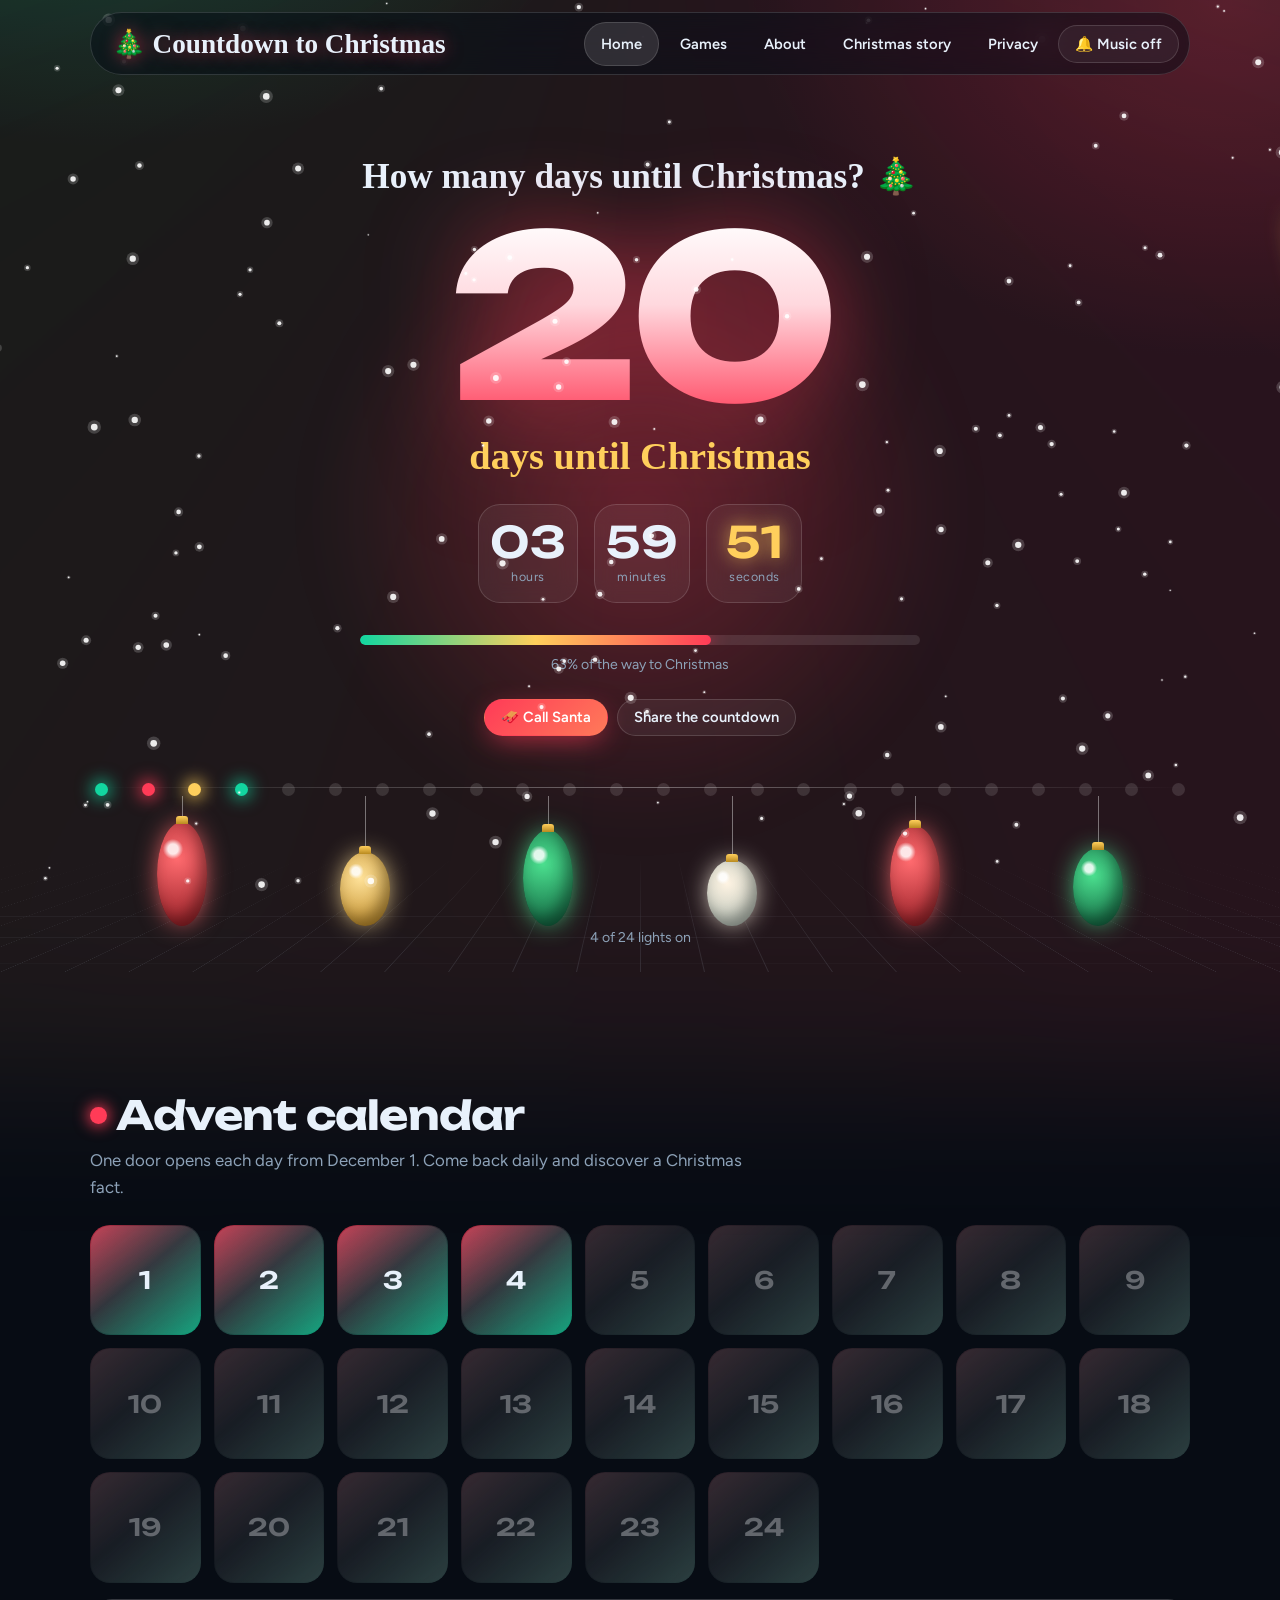
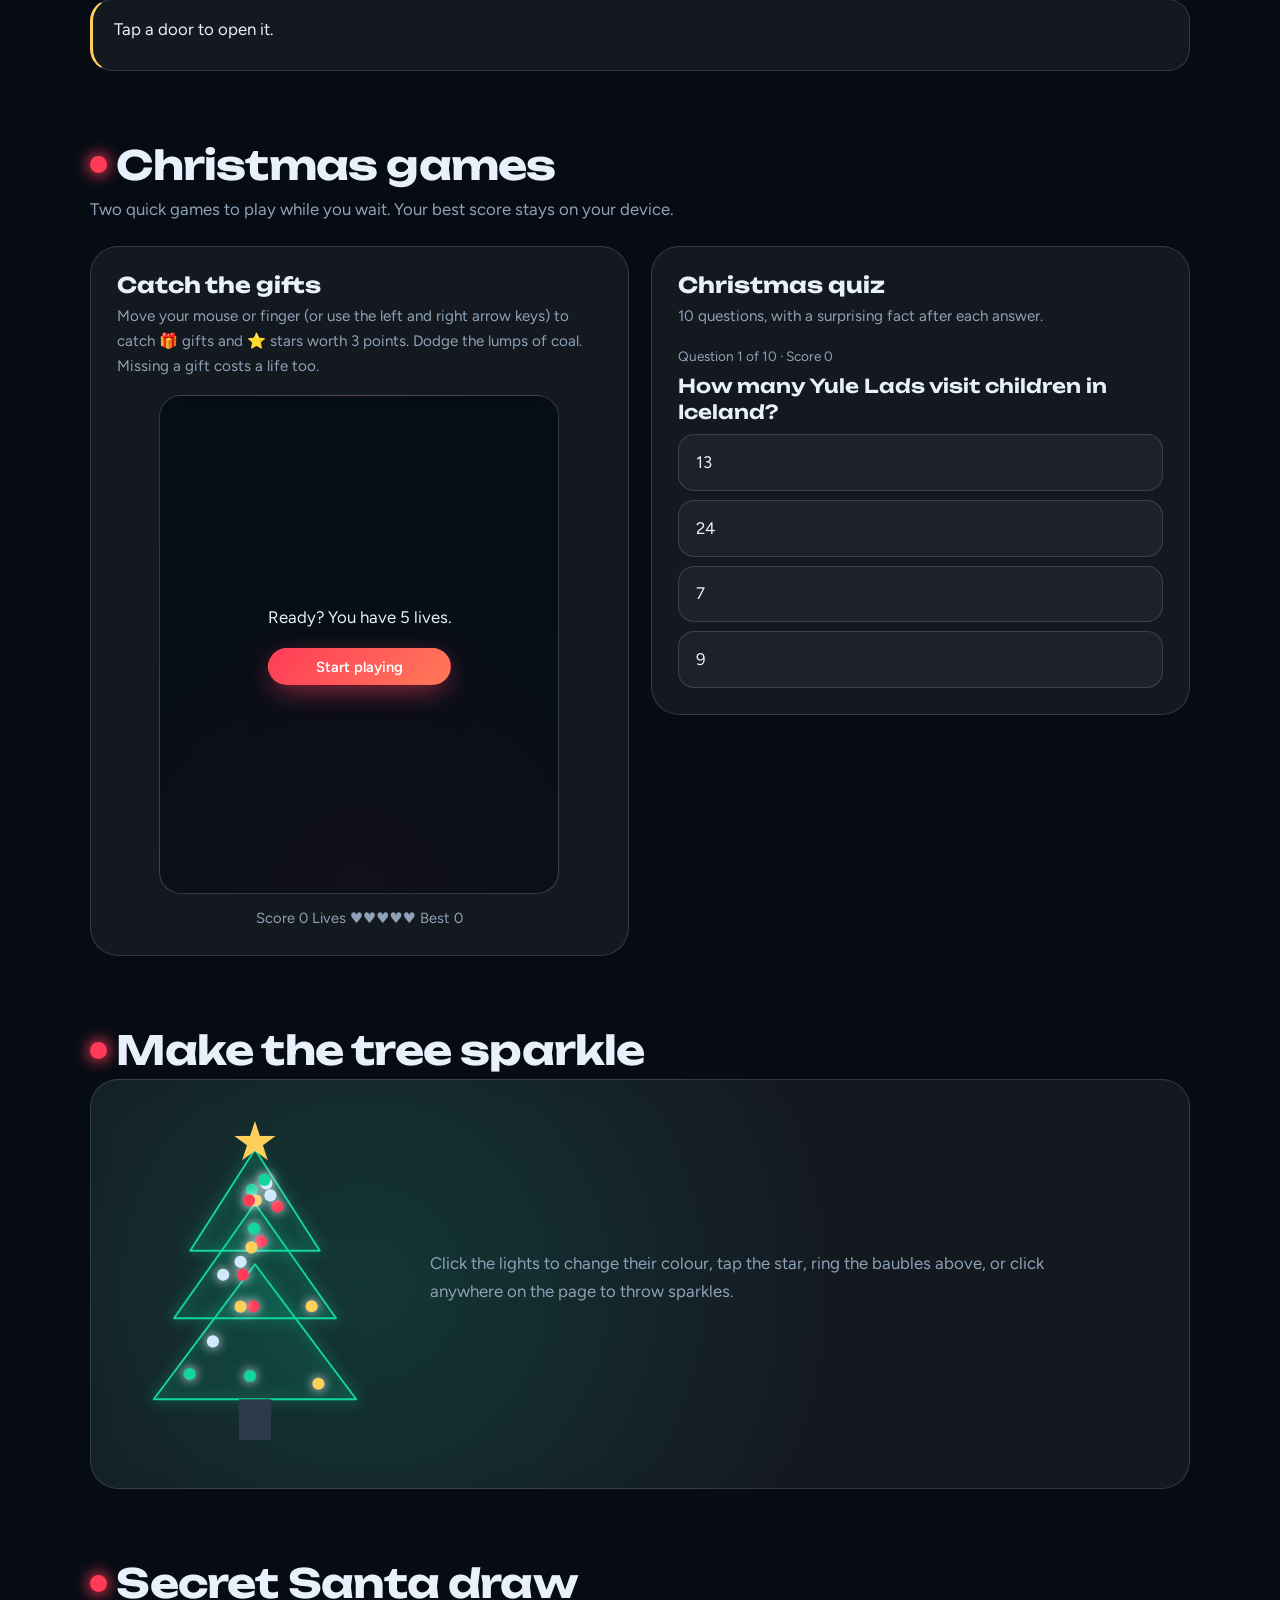
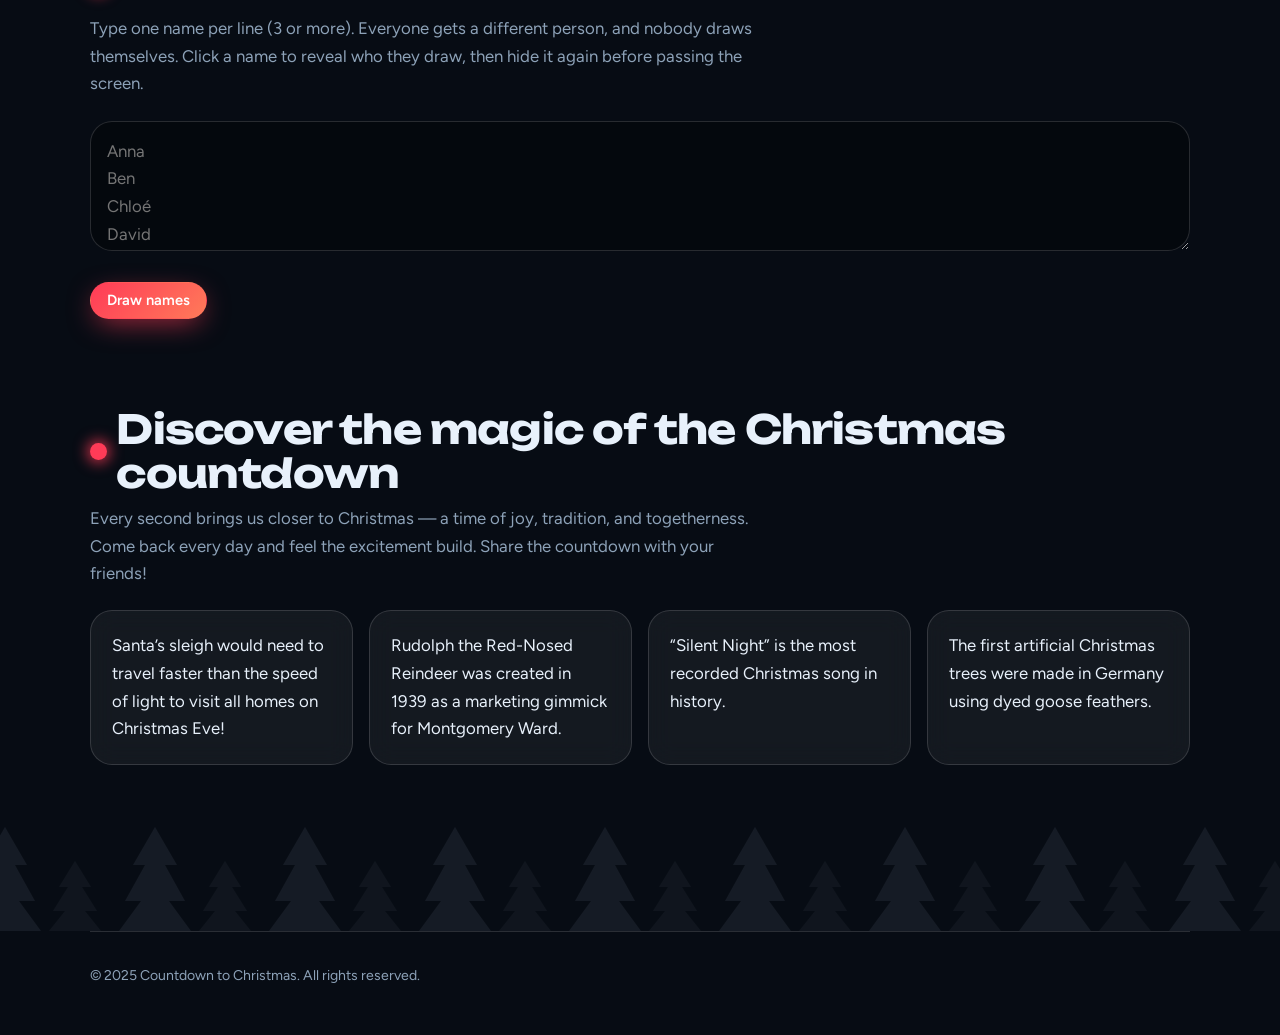
<file: index.html>
<!DOCTYPE html>
<html lang="en"><head><meta charset="utf-8"><meta name="viewport" content="width=device-width, initial-scale=1">
<title>How Many Days Until Christmas? | Live Countdown Clock</title><meta name="description" content="Wondering how many days until Christmas? Find out now with our real-time Christmas countdown clock, complete with festive music and snowfall effects!"><meta name="keywords" content="how many days until Christmas, Christmas countdown, holiday timer, xmas clock, Christmas music timer">
<link rel="canonical" href="https://countdowntoxmas.com/">
<meta property="og:type" content="website"><meta property="og:site_name" content="Countdown to Christmas"><meta property="og:locale" content="en_US">
<meta property="og:title" content="How Many Days Until Christmas? | Live Countdown Clock"><meta property="og:description" content="Wondering how many days until Christmas? Find out now with our real-time Christmas countdown clock, complete with festive music and snowfall effects!"><meta property="og:url" content="https://countdowntoxmas.com/"><meta property="og:image" content="https://countdowntoxmas.com/images/og-home.jpg">
<meta name="twitter:card" content="summary_large_image"><meta name="twitter:title" content="How Many Days Until Christmas? | Live Countdown Clock"><meta name="twitter:description" content="Wondering how many days until Christmas? Find out now with our real-time Christmas countdown clock, complete with festive music and snowfall effects!"><meta name="twitter:image" content="https://countdowntoxmas.com/images/og-home.jpg">
<link rel="preconnect" href="https://fonts.googleapis.com"><link rel="preconnect" href="https://fonts.gstatic.com" crossorigin>
<link href="https://fonts.googleapis.com/css2?family=Figtree:wght@400;600&family=Mountains+of+Christmas:wght@700&family=Unbounded:wght@600;700;800&display=swap" rel="stylesheet">
<link rel="stylesheet" href="style.css?v=2"></head><body>
<canvas id="snow" aria-hidden="true"></canvas>
<header><a class="logo" href="index.html">🎄 Countdown to Christmas</a>
<nav aria-label="Main"><a href="index.html" aria-current="page">Home</a><a href="index.html#games">Games</a><a href="about.html">About</a><a href="story.html">Christmas story</a><a href="privacy.html">Privacy</a><button class="btn" id="music" aria-pressed="false">🔔 Music off</button></nav></header>
<main>
<section class="hero"><h1>How many days until Christmas? 🎄</h1>
<div class="days"><span id="d">0</span><small id="lbl">days until Christmas</small></div>
<div class="clock"><div><b id="h">00</b><span>hours</span></div><div><b id="m">00</b><span>minutes</span></div><div><b id="s">00</b><span>seconds</span></div></div>
<div class="season"><div class="track"><div id="bar"></div></div><p id="pct"></p></div>
<div class="row"><button class="btn solid" id="fly">🛷 Call Santa</button><button class="btn" id="share">Share the countdown</button></div>
<div class="garland" id="garland" aria-hidden="true"></div>
<div class="baubles">
<button class="bauble" style="--len:26px;--b1:#ff6b6f;--b2:#8f1a21" aria-label="Ring a bauble"></button>
<button class="bauble" style="--len:56px;--b1:#ffe29a;--b2:#b9821a" aria-label="Ring a bauble"></button>
<button class="bauble" style="--len:34px;--b1:#4be08f;--b2:#0d5a3a" aria-label="Ring a bauble"></button>
<button class="bauble" style="--len:64px;--b1:#fff4e3;--b2:#a9b7ae" aria-label="Ring a bauble"></button>
<button class="bauble" style="--len:30px;--b1:#ff6b6f;--b2:#8f1a21" aria-label="Ring a bauble"></button>
<button class="bauble" style="--len:52px;--b1:#4be08f;--b2:#0d5a3a" aria-label="Ring a bauble"></button></div>
<p class="cap" id="cap"></p></section>
<section><h2>Advent calendar</h2><p class="lead">One door opens each day from December 1. Come back daily and discover a Christmas fact.</p>
<div class="advent" id="advent"></div><div class="reveal" id="reveal" role="status">Tap a door to open it.</div></section>
<section id="games"><h2>Christmas games</h2><p class="lead">Two quick games to play while you wait. Your best score stays on your device.</p>
<div class="games">
<div class="card"><h3>Catch the gifts</h3><p class="lead">Move your mouse or finger (or use the left and right arrow keys) to catch 🎁 gifts and ⭐ stars worth 3 points. Dodge the lumps of coal. Missing a gift costs a life too.</p>
<div class="arena"><canvas id="gift" tabindex="0" aria-label="Catch the gifts game"></canvas><div class="ov" id="gov"><p id="got">Ready? You have 5 lives.</p><button class="btn solid" id="gbtn">Start playing</button></div></div><p class="hud" id="ghud" aria-live="off"></p></div>
<div class="card"><h3>Christmas quiz</h3><p class="lead">10 questions, with a surprising fact after each answer.</p><div id="quiz" aria-live="polite"></div></div>
</div></section>
<section><h2>Make the tree sparkle</h2><div class="stage">
<svg class="tree" viewBox="0 0 200 260" role="img" aria-label="Christmas tree with lights you can click"><polygon fill="#157a4f" points="100,30 148,105 52,105"/><polygon fill="#11663f" points="100,70 160,155 40,155"/><polygon fill="#0d5333" points="100,115 175,215 25,215"/><rect x="88" y="215" width="24" height="30" fill="#5a3a22"/><text id="star" class="star" x="100" y="38" font-size="40" text-anchor="middle" style="cursor:pointer">★</text><g id="lights"></g></svg>
<p class="lead">Click the lights to change their colour, tap the star, ring the baubles above, or click anywhere on the page to throw sparkles.</p></div></section>
<section><h2>Secret Santa draw</h2><p class="lead">Type one name per line (3 or more). Everyone gets a different person, and nobody draws themselves. Click a name to reveal who they draw, then hide it again before passing the screen.</p>
<textarea id="names" aria-label="Names, one per line" placeholder="Anna&#10;Ben&#10;Chloé&#10;David"></textarea>
<div class="row" style="justify-content:flex-start"><button class="btn solid" id="draw">Draw names</button></div><div class="pairs" id="pairs"></div></section>
<section><h2>Discover the magic of the Christmas countdown</h2><p class="lead">Every second brings us closer to Christmas — a time of joy, tradition, and togetherness. Come back every day and feel the excitement build. Share the countdown with your friends!</p>
<div class="facts"><p>Santa’s sleigh would need to travel faster than the speed of light to visit all homes on Christmas Eve!</p><p>Rudolph the Red-Nosed Reindeer was created in 1939 as a marketing gimmick for Montgomery Ward.</p><p>“Silent Night” is the most recorded Christmas song in history.</p><p>The first artificial Christmas trees were made in Germany using dyed goose feathers.</p></div></section></main>
<div class="forest" aria-hidden="true"></div><div id="santa" aria-hidden="true">🦌🦌🛷</div>
<footer>© 2025 Countdown to Christmas. All rights reserved.</footer><script src="script.js?v=2"></script></body></html>
</file>
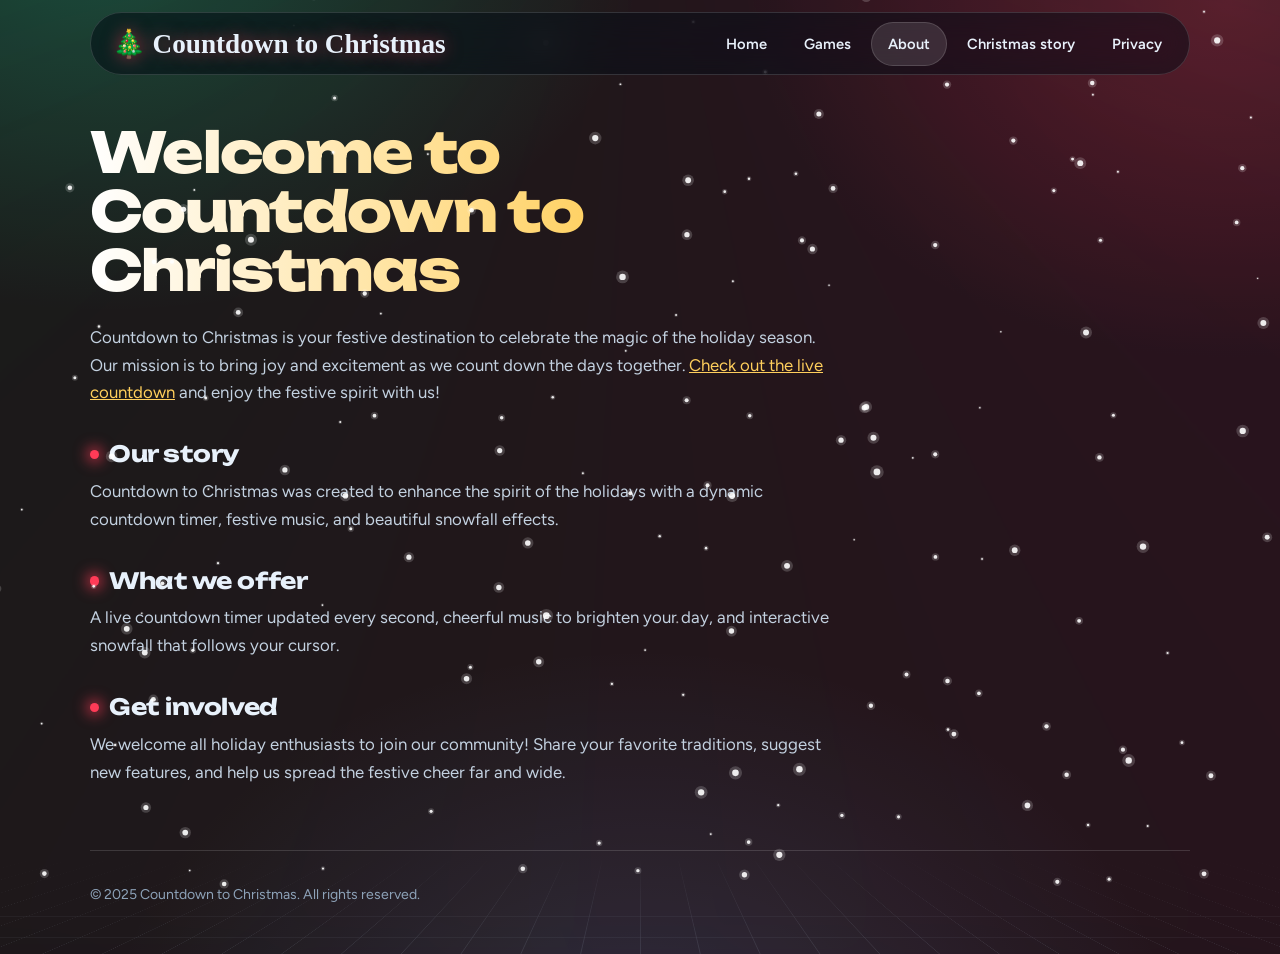
<file: about.html>
<!DOCTYPE html>
<html lang="en"><head><meta charset="utf-8"><meta name="viewport" content="width=device-width, initial-scale=1">
<title>About | Countdown to Christmas</title><meta name="description" content="Learn more about Countdown to Christmas, our mission, and features. Join us in celebrating the festive season with a joyful countdown."><meta name="keywords" content="how many days until Christmas, Christmas countdown, about, festive clock, mission">
<link rel="canonical" href="https://countdowntoxmas.com/about.html">
<meta property="og:type" content="website"><meta property="og:site_name" content="Countdown to Christmas"><meta property="og:locale" content="en_US">
<meta property="og:title" content="About | Countdown to Christmas"><meta property="og:description" content="Learn more about Countdown to Christmas, our mission, and features. Join us in celebrating the festive season with a joyful countdown."><meta property="og:url" content="https://countdowntoxmas.com/about.html"><meta property="og:image" content="https://countdowntoxmas.com/images/og-about.jpg">
<meta name="twitter:card" content="summary_large_image"><meta name="twitter:title" content="About | Countdown to Christmas"><meta name="twitter:description" content="Learn more about Countdown to Christmas, our mission, and features. Join us in celebrating the festive season with a joyful countdown."><meta name="twitter:image" content="https://countdowntoxmas.com/images/og-about.jpg">
<link rel="preconnect" href="https://fonts.googleapis.com"><link rel="preconnect" href="https://fonts.gstatic.com" crossorigin>
<link href="https://fonts.googleapis.com/css2?family=Figtree:wght@400;600&family=Mountains+of+Christmas:wght@700&family=Unbounded:wght@600;700;800&display=swap" rel="stylesheet">
<link rel="stylesheet" href="style.css?v=2"></head><body>
<canvas id="snow" aria-hidden="true"></canvas>
<header><a class="logo" href="index.html">🎄 Countdown to Christmas</a>
<nav aria-label="Main"><a href="index.html">Home</a><a href="index.html#games">Games</a><a href="about.html" aria-current="page">About</a><a href="story.html">Christmas story</a><a href="privacy.html">Privacy</a></nav></header>
<main><article><h1>Welcome to Countdown to Christmas</h1>
<p>Countdown to Christmas is your festive destination to celebrate the magic of the holiday season. Our mission is to bring joy and excitement as we count down the days together. <a href="index.html">Check out the live countdown</a> and enjoy the festive spirit with us!</p>
<h2>Our story</h2><p>Countdown to Christmas was created to enhance the spirit of the holidays with a dynamic countdown timer, festive music, and beautiful snowfall effects.</p>
<h2>What we offer</h2><p>A live countdown timer updated every second, cheerful music to brighten your day, and interactive snowfall that follows your cursor.</p>
<h2>Get involved</h2><p>We welcome all holiday enthusiasts to join our community! Share your favorite traditions, suggest new features, and help us spread the festive cheer far and wide.</p></article></main><footer>© 2025 Countdown to Christmas. All rights reserved.</footer><script src="script.js?v=2"></script></body></html>
</file>
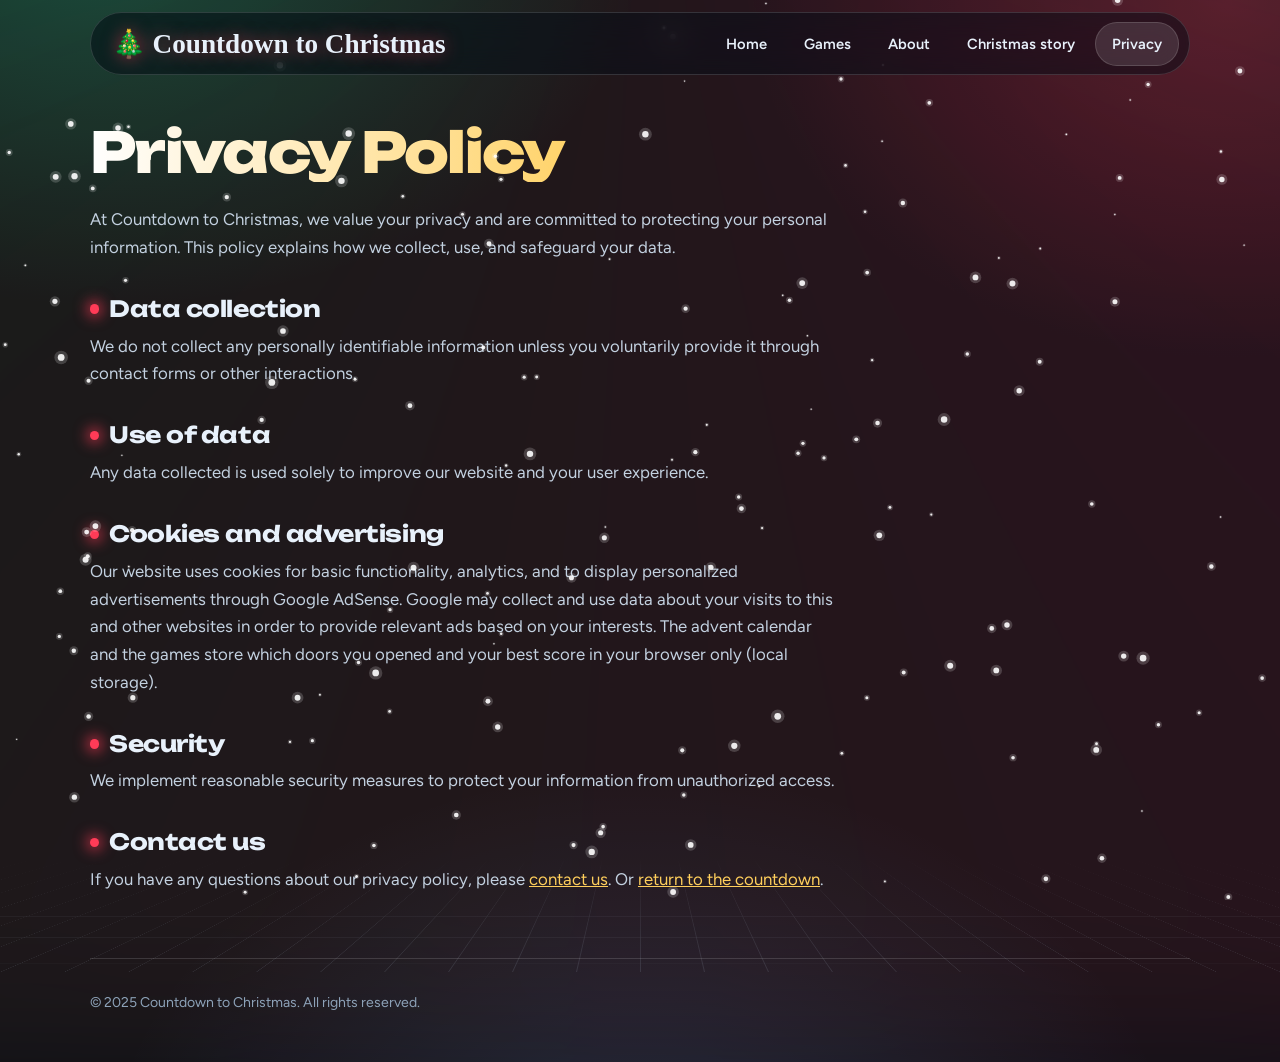
<file: privacy.html>
<!DOCTYPE html>
<html lang="en"><head><meta charset="utf-8"><meta name="viewport" content="width=device-width, initial-scale=1">
<title>Privacy Policy | Countdown to Christmas</title><meta name="description" content="Read the privacy policy of Countdown to Christmas, explaining how your data is protected and used responsibly."><meta name="keywords" content="privacy policy, data protection, cookies, user rights">
<link rel="canonical" href="https://countdowntoxmas.com/privacy.html">
<meta property="og:type" content="website"><meta property="og:site_name" content="Countdown to Christmas"><meta property="og:locale" content="en_US">
<meta property="og:title" content="Privacy Policy | Countdown to Christmas"><meta property="og:description" content="Read the privacy policy of Countdown to Christmas, explaining how your data is protected and used responsibly."><meta property="og:url" content="https://countdowntoxmas.com/privacy.html"><meta property="og:image" content="https://countdowntoxmas.com/images/og-privacy.jpg">
<meta name="twitter:card" content="summary_large_image"><meta name="twitter:title" content="Privacy Policy | Countdown to Christmas"><meta name="twitter:description" content="Read the privacy policy of Countdown to Christmas, explaining how your data is protected and used responsibly."><meta name="twitter:image" content="https://countdowntoxmas.com/images/og-privacy.jpg">
<link rel="preconnect" href="https://fonts.googleapis.com"><link rel="preconnect" href="https://fonts.gstatic.com" crossorigin>
<link href="https://fonts.googleapis.com/css2?family=Figtree:wght@400;600&family=Mountains+of+Christmas:wght@700&family=Unbounded:wght@600;700;800&display=swap" rel="stylesheet">
<link rel="stylesheet" href="style.css?v=2"></head><body>
<canvas id="snow" aria-hidden="true"></canvas>
<header><a class="logo" href="index.html">🎄 Countdown to Christmas</a>
<nav aria-label="Main"><a href="index.html">Home</a><a href="index.html#games">Games</a><a href="about.html">About</a><a href="story.html">Christmas story</a><a href="privacy.html" aria-current="page">Privacy</a></nav></header>
<main><article><h1>Privacy Policy</h1>
<p>At Countdown to Christmas, we value your privacy and are committed to protecting your personal information. This policy explains how we collect, use, and safeguard your data.</p>
<h2>Data collection</h2><p>We do not collect any personally identifiable information unless you voluntarily provide it through contact forms or other interactions.</p>
<h2>Use of data</h2><p>Any data collected is used solely to improve our website and your user experience.</p>
<h2>Cookies and advertising</h2><p>Our website uses cookies for basic functionality, analytics, and to display personalized advertisements through Google AdSense. Google may collect and use data about your visits to this and other websites in order to provide relevant ads based on your interests. The advent calendar and the games store which doors you opened and your best score in your browser only (local storage).</p>
<h2>Security</h2><p>We implement reasonable security measures to protect your information from unauthorized access.</p>
<h2>Contact us</h2><p>If you have any questions about our privacy policy, please <a href="about.html">contact us</a>. Or <a href="index.html">return to the countdown</a>.</p></article></main><footer>© 2025 Countdown to Christmas. All rights reserved.</footer><script src="script.js?v=2"></script></body></html>
</file>
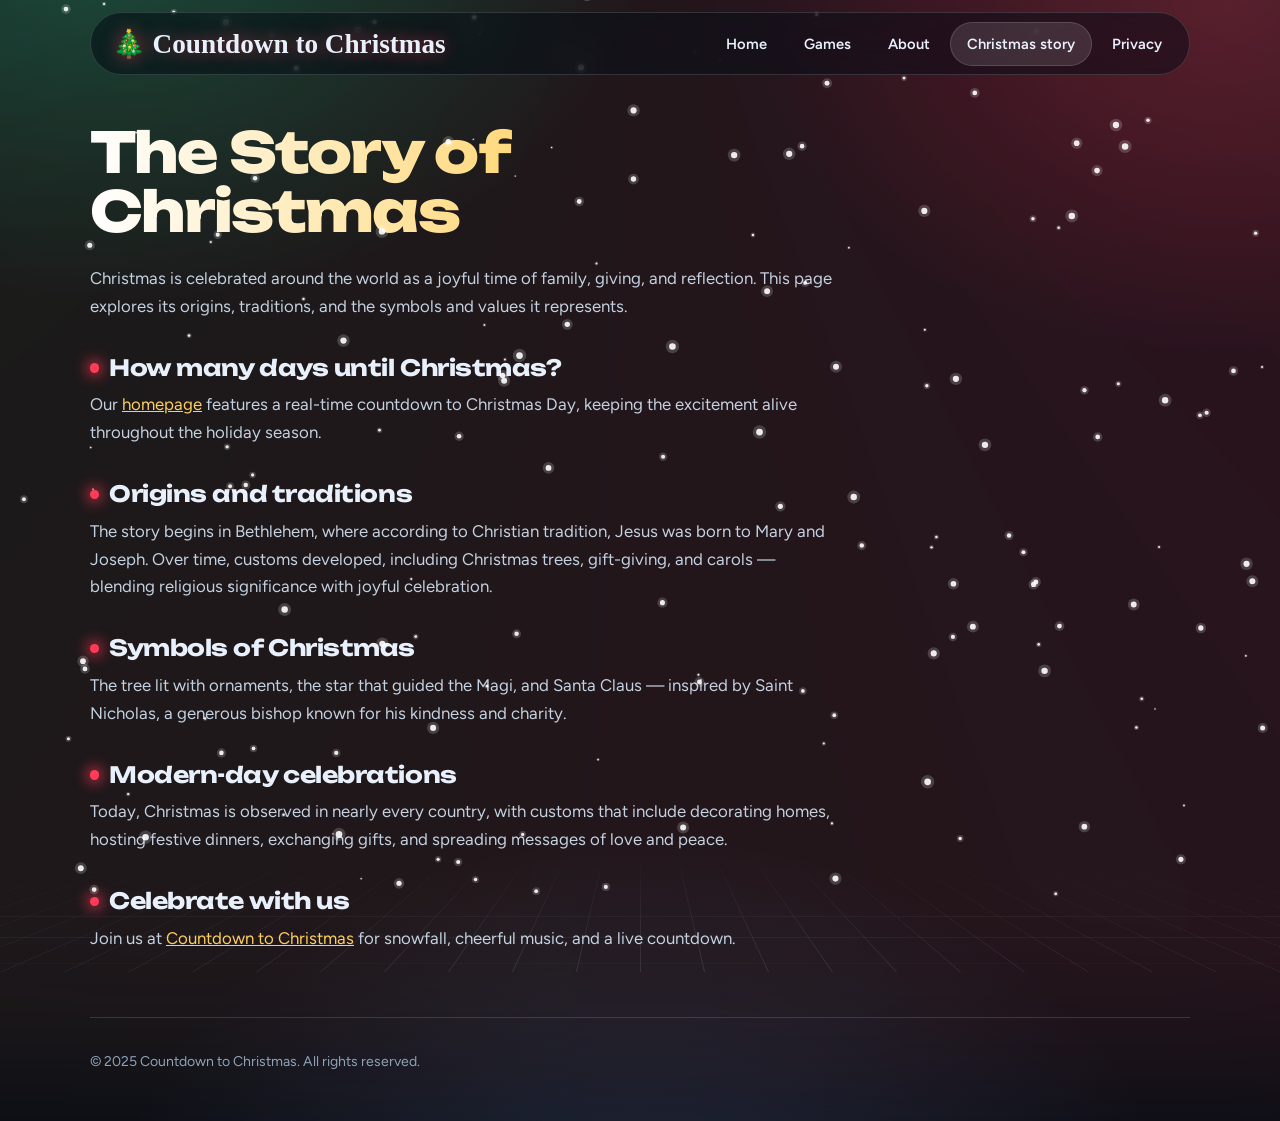
<file: story.html>
<!DOCTYPE html>
<html lang="en"><head><meta charset="utf-8"><meta name="viewport" content="width=device-width, initial-scale=1">
<title>The Story of Christmas | History, Traditions & Meaning</title><meta name="description" content="Explore the story of Christmas — from its origins and historical roots to modern-day traditions, symbols, and celebrations around the world."><meta name="keywords" content="Christmas story, origin of Christmas, Christmas history, holiday traditions, Santa Claus, Bethlehem, nativity">
<link rel="canonical" href="https://countdowntoxmas.com/story.html">
<meta property="og:type" content="website"><meta property="og:site_name" content="Countdown to Christmas"><meta property="og:locale" content="en_US">
<meta property="og:title" content="The Story of Christmas | History, Traditions & Meaning"><meta property="og:description" content="Explore the story of Christmas — from its origins and historical roots to modern-day traditions, symbols, and celebrations around the world."><meta property="og:url" content="https://countdowntoxmas.com/story.html"><meta property="og:image" content="https://countdowntoxmas.com/images/og-story.jpg">
<meta name="twitter:card" content="summary_large_image"><meta name="twitter:title" content="The Story of Christmas | History, Traditions & Meaning"><meta name="twitter:description" content="Explore the story of Christmas — from its origins and historical roots to modern-day traditions, symbols, and celebrations around the world."><meta name="twitter:image" content="https://countdowntoxmas.com/images/og-story.jpg">
<link rel="preconnect" href="https://fonts.googleapis.com"><link rel="preconnect" href="https://fonts.gstatic.com" crossorigin>
<link href="https://fonts.googleapis.com/css2?family=Figtree:wght@400;600&family=Mountains+of+Christmas:wght@700&family=Unbounded:wght@600;700;800&display=swap" rel="stylesheet">
<link rel="stylesheet" href="style.css?v=2"></head><body>
<canvas id="snow" aria-hidden="true"></canvas>
<header><a class="logo" href="index.html">🎄 Countdown to Christmas</a>
<nav aria-label="Main"><a href="index.html">Home</a><a href="index.html#games">Games</a><a href="about.html">About</a><a href="story.html" aria-current="page">Christmas story</a><a href="privacy.html">Privacy</a></nav></header>
<main><article><h1>The Story of Christmas</h1>
<p>Christmas is celebrated around the world as a joyful time of family, giving, and reflection. This page explores its origins, traditions, and the symbols and values it represents.</p>
<h2>How many days until Christmas?</h2><p>Our <a href="index.html">homepage</a> features a real-time countdown to Christmas Day, keeping the excitement alive throughout the holiday season.</p>
<h2>Origins and traditions</h2><p>The story begins in Bethlehem, where according to Christian tradition, Jesus was born to Mary and Joseph. Over time, customs developed, including Christmas trees, gift-giving, and carols — blending religious significance with joyful celebration.</p>
<h2>Symbols of Christmas</h2><p>The tree lit with ornaments, the star that guided the Magi, and Santa Claus — inspired by Saint Nicholas, a generous bishop known for his kindness and charity.</p>
<h2>Modern-day celebrations</h2><p>Today, Christmas is observed in nearly every country, with customs that include decorating homes, hosting festive dinners, exchanging gifts, and spreading messages of love and peace.</p>
<h2>Celebrate with us</h2><p>Join us at <a href="index.html">Countdown to Christmas</a> for snowfall, cheerful music, and a live countdown.</p></article></main><footer>© 2025 Countdown to Christmas. All rights reserved.</footer><script src="script.js?v=2"></script></body></html>
</file>
<file: style.css>
/* Countdown to Christmas - design v2 futuriste */
:root{--bg:#070c14;--ice:#e8f1fb;--mute:#8da2b8;--red:#ff3b57;--red2:#c4163a;--mint:#12d6a0;--gold:#ffcf5c;--glass:rgba(255,255,255,.055);--line:rgba(255,255,255,.14);--r:22px;--d:"Unbounded","Figtree",sans-serif;--s:"Mountains of Christmas","Segoe Script",cursive}
*{box-sizing:border-box;margin:0}
html{scroll-behavior:smooth;scroll-padding-top:90px}
body{font:400 1.05rem/1.65 "Figtree",system-ui,sans-serif;color:var(--ice);min-height:100vh;overflow-x:hidden;background:radial-gradient(900px 600px at 8% -5%,rgba(18,214,160,.24),transparent 60%),radial-gradient(800px 600px at 96% 0,rgba(255,59,87,.24),transparent 60%),radial-gradient(900px 700px at 50% 112%,rgba(120,170,255,.16),transparent 60%),var(--bg)}
body::before{content:"";position:fixed;inset:-20%;z-index:0;pointer-events:none;background:conic-gradient(from 0deg at 50% 0,rgba(18,214,160,.22),rgba(255,59,87,.14),rgba(255,207,92,.08),rgba(18,214,160,.22));filter:blur(80px);animation:au 28s ease-in-out infinite alternate}
@keyframes au{to{transform:rotate(25deg) scale(1.2)}}
body::after{content:"";position:fixed;left:-50%;right:-50%;bottom:-8vh;height:52vh;z-index:0;pointer-events:none;opacity:.22;background:linear-gradient(rgba(207,233,255,.5) 1px,transparent 1px) 0 0/64px 64px,linear-gradient(90deg,rgba(207,233,255,.5) 1px,transparent 1px) 0 0/64px 64px;transform:perspective(520px) rotateX(62deg);transform-origin:50% 100%;-webkit-mask-image:linear-gradient(to top,#000,transparent 85%);mask-image:linear-gradient(to top,#000,transparent 85%)}
#snow{position:fixed;inset:0;width:100%;height:100%;pointer-events:none;z-index:4}
header,main,footer{position:relative;z-index:1;width:min(1100px,92vw);margin-inline:auto}
header{position:sticky;top:12px;z-index:20;margin-top:12px;display:flex;flex-wrap:wrap;gap:.6rem 1rem;align-items:center;justify-content:space-between;padding:.55rem .6rem .55rem 1.3rem;border-radius:99px;background:rgba(9,15,24,.6);border:1px solid var(--line);-webkit-backdrop-filter:blur(16px) saturate(1.5);backdrop-filter:blur(16px) saturate(1.5)}
.logo{font:700 1.7rem var(--s);color:var(--ice);text-decoration:none;display:flex;gap:.5rem;align-items:center;text-shadow:0 0 18px rgba(255,59,87,.6)}
nav{display:flex;gap:.2rem;flex-wrap:wrap;align-items:center}
nav a,.btn{color:var(--ice);text-decoration:none;padding:.55rem 1rem;border-radius:99px;border:1px solid transparent;font-size:.92rem;font-weight:600;background:none;cursor:pointer;font-family:inherit;transition:transform .15s,background .15s,box-shadow .2s}
nav a:hover{background:rgba(255,255,255,.09)}
nav a[aria-current]{background:rgba(255,255,255,.12);border-color:var(--line)}
.btn{background:var(--glass);border-color:var(--line)}
.btn:hover{transform:translateY(-2px);background:rgba(255,255,255,.12)}
.btn.solid,.btn[aria-pressed=true]{background:linear-gradient(135deg,var(--red),#ff7a59);border-color:transparent;color:#fff;box-shadow:0 8px 28px -6px rgba(255,59,87,.7)}
:focus-visible{outline:3px solid var(--gold);outline-offset:3px}
.hero{position:relative;padding:clamp(2.5rem,7vw,5rem) 0 1rem;text-align:center}
.hero::before{content:"";position:absolute;left:50%;top:8%;width:min(720px,92vw);aspect-ratio:1;transform:translateX(-50%);background:radial-gradient(circle,rgba(255,59,87,.3),transparent 62%);filter:blur(30px);z-index:-1}
.hero h1{font:700 clamp(1.5rem,3.4vw,2.2rem) var(--s);color:var(--ice)}
.days{margin-top:.4rem;font:800 clamp(6rem,23vw,14rem)/1 var(--d);letter-spacing:-.04em;filter:drop-shadow(0 0 44px rgba(255,59,87,.5))}
.days>span{display:inline-block;background:linear-gradient(180deg,#fff 5%,#ffd8de 45%,var(--red) 100%);-webkit-background-clip:text;background-clip:text;color:transparent}
.days small{display:block;font:700 clamp(1.5rem,4vw,2.4rem) var(--s);letter-spacing:0;color:var(--gold);margin-top:.4rem;-webkit-text-fill-color:var(--gold)}
.pop{animation:pop .35s ease-out}
@keyframes pop{40%{transform:scale(1.1)}}
.clock{display:flex;justify-content:center;gap:clamp(.5rem,2vw,1rem);margin-top:1.6rem;font-variant-numeric:tabular-nums}
.clock div{min-width:6rem;padding:.9rem .7rem;border-radius:var(--r);background:var(--glass);border:1px solid var(--line);-webkit-backdrop-filter:blur(10px);backdrop-filter:blur(10px)}
.clock b{display:inline-block;font:600 clamp(1.7rem,5.2vw,2.7rem)/1.1 var(--d)}
.clock div:last-child b{color:var(--gold);text-shadow:0 0 18px rgba(255,207,92,.7)}
.clock span{display:block;font-size:.78rem;color:var(--mute);letter-spacing:.04em}
.season{max-width:560px;margin:2rem auto 0}
.track{height:10px;border-radius:99px;background:rgba(255,255,255,.1);overflow:hidden}
#bar{height:100%;width:0;border-radius:99px;transition:width 1s;background:linear-gradient(90deg,var(--mint),var(--gold),var(--red));box-shadow:0 0 18px rgba(255,59,87,.7)}
#pct{font-size:.88rem;color:var(--mute);margin-top:.5rem}
.row{display:flex;gap:.6rem;flex-wrap:wrap;justify-content:center;margin-top:1.4rem}
.garland{display:flex;justify-content:space-between;margin:2.8rem 0 0;padding:0 .3rem;position:relative}
.garland::before{content:"";position:absolute;left:0;right:0;top:6px;height:1px;background:linear-gradient(90deg,transparent,rgba(255,255,255,.35),transparent)}
.bulb{width:clamp(7px,1.8vw,13px);aspect-ratio:1;border-radius:50%;background:rgba(255,255,255,.12);margin-top:2px;position:relative}
.bulb.on{background:var(--red);box-shadow:0 0 16px 4px rgba(255,59,87,.7);animation:bl 2.4s ease-in-out infinite alternate}
.bulb.on:nth-child(3n){background:var(--gold);box-shadow:0 0 16px 4px rgba(255,207,92,.7);animation-delay:.6s}
.bulb.on:nth-child(3n+1){background:var(--mint);box-shadow:0 0 16px 4px rgba(18,214,160,.65);animation-delay:1.2s}
@keyframes bl{from{opacity:.55}to{opacity:1}}
.baubles{display:flex;justify-content:space-around;height:130px;pointer-events:none}
.bauble{pointer-events:auto;position:relative;width:clamp(34px,5vw,50px);aspect-ratio:1;border-radius:50%;border:0;cursor:pointer;margin-top:var(--len);transform-origin:50% calc(var(--len)*-1);animation:sw 3.6s ease-in-out infinite alternate;background:radial-gradient(circle at 32% 26%,rgba(255,255,255,.85) 0 6%,transparent 12%),radial-gradient(circle at 40% 35%,var(--b1),var(--b2));box-shadow:inset -6px -8px 14px rgba(0,0,0,.35),0 0 26px -4px var(--b1)}
.bauble:nth-child(even){animation-delay:-1.4s;animation-duration:4.2s}
.bauble::before{content:"";position:absolute;left:50%;bottom:100%;width:1px;height:var(--len);background:rgba(255,255,255,.4)}
.bauble::after{content:"";position:absolute;left:50%;top:-6px;width:12px;height:8px;margin-left:-6px;background:linear-gradient(var(--gold),#b98a1f);border-radius:3px 3px 0 0}
@keyframes sw{from{transform:rotate(-5deg)}to{transform:rotate(5deg)}}
.bauble.ring{animation:ring 1.5s ease-out}
@keyframes ring{0%{transform:rotate(24deg)}25%{transform:rotate(-17deg)}50%{transform:rotate(10deg)}75%{transform:rotate(-5deg)}100%{transform:rotate(0)}}
.cap{color:var(--mute);font-size:.88rem;text-align:center;margin-bottom:3.5rem}
h2{font:700 clamp(1.6rem,3.8vw,2.5rem)/1.1 var(--d);letter-spacing:-.02em;margin-bottom:.4rem;display:flex;align-items:center;gap:.6rem}
h2::before{content:"";flex:none;width:.42em;height:.42em;border-radius:50%;background:var(--red);box-shadow:0 0 14px 3px rgba(255,59,87,.75)}
.lead{color:var(--mute);margin:.6rem 0 1.4rem;max-width:62ch}
section{margin-bottom:4.5rem}
.advent{display:grid;grid-template-columns:repeat(auto-fill,minmax(104px,1fr));gap:.8rem;margin-bottom:1rem}
.door{aspect-ratio:1;border-radius:20px;border:1px solid transparent;background:linear-gradient(160deg,rgba(255,255,255,.1),rgba(255,255,255,.03)) padding-box,linear-gradient(140deg,rgba(255,59,87,.75),rgba(255,255,255,.12) 45%,rgba(18,214,160,.75)) border-box;color:var(--ice);font:600 1.5rem var(--d);cursor:pointer;transition:transform .2s,box-shadow .25s}
.door:hover{transform:translateY(-4px);box-shadow:0 12px 30px -10px rgba(255,59,87,.7)}
.door:nth-child(even):hover{box-shadow:0 12px 30px -10px rgba(18,214,160,.7)}
.door.open{background:linear-gradient(145deg,var(--red),#ff7a59);color:#fff;box-shadow:0 10px 30px -10px rgba(255,59,87,.8)}
.door.open:nth-child(even){background:linear-gradient(145deg,var(--mint),#7be0b0);color:#032b21;box-shadow:0 10px 30px -10px rgba(18,214,160,.8)}
.door.open::after{content:"★";position:absolute;right:10px;top:6px;font-size:.85rem}
.door.locked{opacity:.4;filter:saturate(.3)}
.door.shake{animation:sh .4s}
@keyframes sh{25%{transform:translateX(-5px)}75%{transform:translateX(5px)}}
.reveal,.card,.stage,.facts p{background:var(--glass);border:1px solid var(--line);-webkit-backdrop-filter:blur(12px);backdrop-filter:blur(12px)}
.reveal{min-height:4.5rem;padding:1rem 1.3rem;border-radius:var(--r);border-left:3px solid var(--gold)}
.stage{display:grid;grid-template-columns:minmax(180px,270px) 1fr;gap:2.5rem;align-items:center;padding:1.8rem;border-radius:28px;background:radial-gradient(circle at 25% 50%,rgba(18,214,160,.16),transparent 55%),var(--glass)}
.tree{width:100%;overflow:visible}
.tree polygon{fill:rgba(18,214,160,.07);stroke:var(--mint);stroke-width:1.4;stroke-linejoin:round;filter:drop-shadow(0 0 5px rgba(18,214,160,.8))}
.tree rect{fill:#2b3b4c}
.tree .lt{cursor:pointer;animation:tw 1.8s ease-in-out infinite alternate;transform-box:fill-box;transform-origin:center;filter:drop-shadow(0 0 4px currentColor)}
@keyframes tw{from{opacity:.35;transform:scale(.8)}to{opacity:1;transform:scale(1.3)}}
.star{fill:var(--gold);animation:gl 2.4s ease-in-out infinite alternate}
@keyframes gl{from{filter:drop-shadow(0 0 3px #ffcf5c)}to{filter:drop-shadow(0 0 16px #ffcf5c)}}
textarea{width:100%;min-height:130px;border-radius:var(--r);border:1px solid var(--line);background:rgba(0,0,0,.3);color:var(--ice);padding:1rem;font:inherit;resize:vertical}
textarea:focus{border-color:var(--mint);outline:0;box-shadow:0 0 0 3px rgba(18,214,160,.25)}
.pairs{display:grid;gap:.6rem;grid-template-columns:repeat(auto-fill,minmax(200px,1fr));margin-top:1rem}
.pair{padding:.85rem 1.1rem;border-radius:16px;border:1px solid var(--line);background:var(--glass);color:var(--ice);font:inherit;cursor:pointer;text-align:left;transition:background .2s}
.pair:hover{background:rgba(255,255,255,.1)}
.pair[data-o="1"]{background:linear-gradient(135deg,var(--mint),#7be0b0);color:#032b21;font-weight:700;border-color:transparent}
.facts{display:grid;gap:1rem;grid-template-columns:repeat(auto-fit,minmax(230px,1fr))}
.facts p{padding:1.3rem;border-radius:var(--r);transition:transform .25s,border-color .25s}
.facts p:hover{transform:translateY(-4px);border-color:rgba(255,207,92,.6)}
.forest{height:110px;margin-top:-1rem;background:url("data:image/svg+xml,%3Csvg xmlns='http://www.w3.org/2000/svg' width='150' height='110'%3E%3Cpath fill='%23cfe9ff' fill-opacity='.07' d='M40 6 62 44H50L70 80H54L76 110H4L26 80H10L30 44H18z'/%3E%3Cpath fill='%23cfe9ff' fill-opacity='.045' d='M110 40 126 66H117L132 90H120L136 110H84L100 90H88L103 66H94z'/%3E%3C/svg%3E") repeat-x bottom/150px 110px}
#santa{position:fixed;top:22vh;left:100vw;font-size:clamp(2rem,6vw,3.6rem);white-space:nowrap;z-index:5;pointer-events:none;filter:drop-shadow(0 0 14px rgba(255,207,92,.9))}
#santa.fly{animation:fly 9s linear}
@keyframes fly{50%{transform:translate(-60vw,-9vh) rotate(-3deg)}to{transform:translate(-130vw,4vh)}}
.games{display:grid;gap:1.4rem;grid-template-columns:repeat(auto-fit,minmax(300px,1fr));align-items:start}
.card{padding:1.6rem;border-radius:28px}
.card h3{font:700 1.35rem/1.2 var(--d);color:var(--ice);margin-bottom:.3rem}
.card .lead{margin:.3rem 0 1rem;font-size:.95rem}
.arena{position:relative;width:min(100%,400px);margin:.6rem auto 0;border-radius:var(--r);overflow:hidden;border:1px solid var(--line);background:radial-gradient(circle at 50% 100%,rgba(255,59,87,.22),transparent 60%),linear-gradient(180deg,#0a1626,#0b2230)}
.arena canvas{display:block;width:100%;height:auto;touch-action:none;cursor:ew-resize}
.ov{position:absolute;inset:0;display:grid;place-content:center;gap:1rem;text-align:center;padding:1rem;background:rgba(7,12,20,.82);-webkit-backdrop-filter:blur(6px);backdrop-filter:blur(6px)}
.ov[hidden]{display:none}
.hud{text-align:center;color:var(--mute);font-variant-numeric:tabular-nums;font-size:.92rem;margin-top:.7rem}
.qn{color:var(--mute);font-size:.85rem}
.qq{font:600 1.2rem/1.35 var(--d);margin:.4rem 0 .5rem}
.opt{display:block;width:100%;text-align:left;padding:.85rem 1.1rem;margin-top:.55rem;border-radius:16px;border:1px solid var(--line);background:rgba(255,255,255,.04);color:var(--ice);font:inherit;cursor:pointer;transition:background .15s,border-color .15s}
.opt:hover:not(:disabled){background:rgba(255,255,255,.1);border-color:rgba(255,255,255,.3)}
.opt:disabled{cursor:default}
.opt.ok{background:rgba(18,214,160,.2);border-color:var(--mint);box-shadow:0 0 22px -6px var(--mint)}
.opt.bad{background:rgba(255,59,87,.2);border-color:var(--red)}
.fact{margin-top:.9rem;padding:.8rem 1rem;border-left:3px solid var(--gold);background:rgba(255,207,92,.08);border-radius:0 14px 14px 0}
.score{font:800 4rem/1 var(--d);background:linear-gradient(180deg,#fff,var(--gold));-webkit-background-clip:text;background-clip:text;color:transparent}
article{max-width:68ch;padding:3rem 0 4rem}
article h1{font:800 clamp(2rem,6vw,3.5rem)/1.05 var(--d);letter-spacing:-.03em;margin-bottom:1.5rem;background:linear-gradient(90deg,#fff,var(--gold) 70%,var(--red));-webkit-background-clip:text;background-clip:text;color:transparent}
article h2{margin-top:2.2rem;font-size:1.4rem}
article p{margin-top:.7rem;color:#c3d1e0}
article a,.reveal a{color:var(--gold)}
footer{padding:2rem 0 3rem;color:var(--mute);font-size:.88rem;border-top:1px solid var(--line)}
@media (prefers-reduced-motion:reduce){*,body::before{animation:none!important;transition:none!important;scroll-behavior:auto}}
@media (max-width:640px){header{border-radius:26px;padding:.7rem 1rem}.stage{grid-template-columns:1fr}.tree{max-width:240px;margin:auto}.clock div{min-width:0;flex:1}}
</file>
